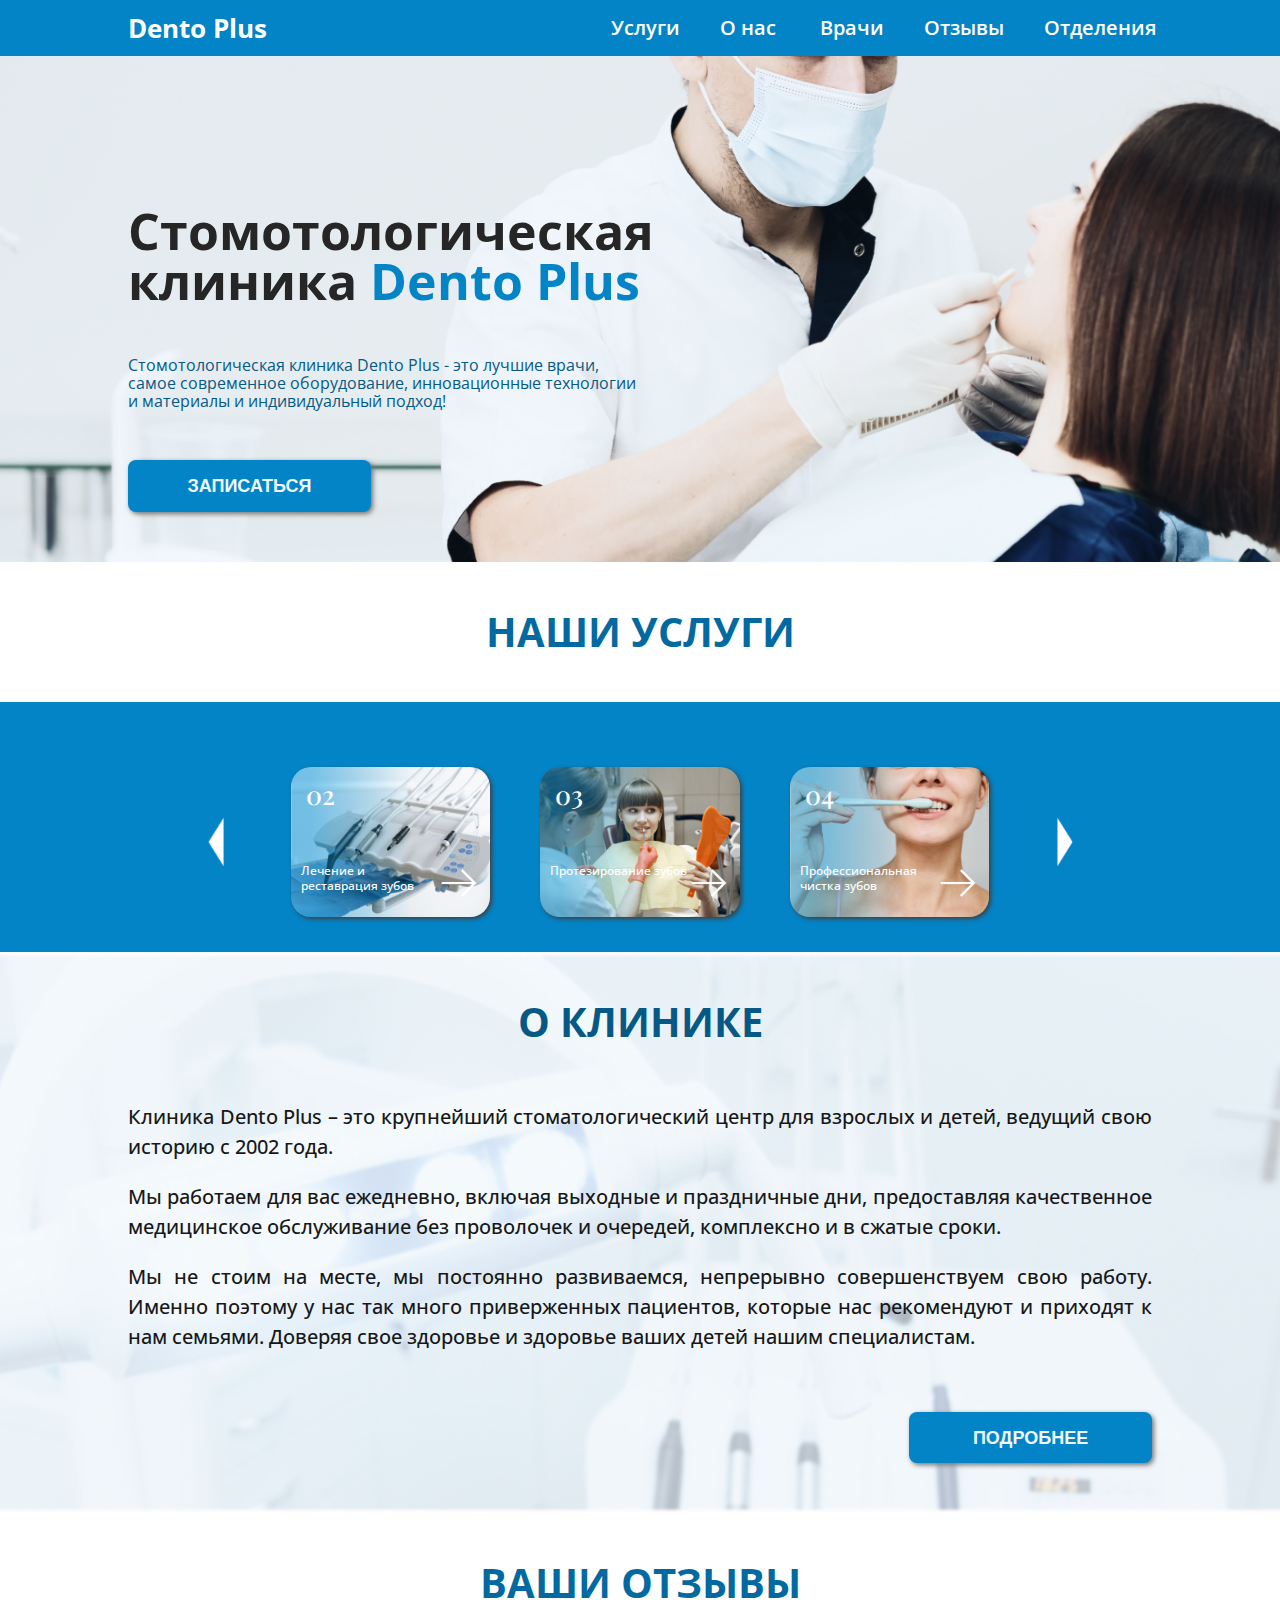
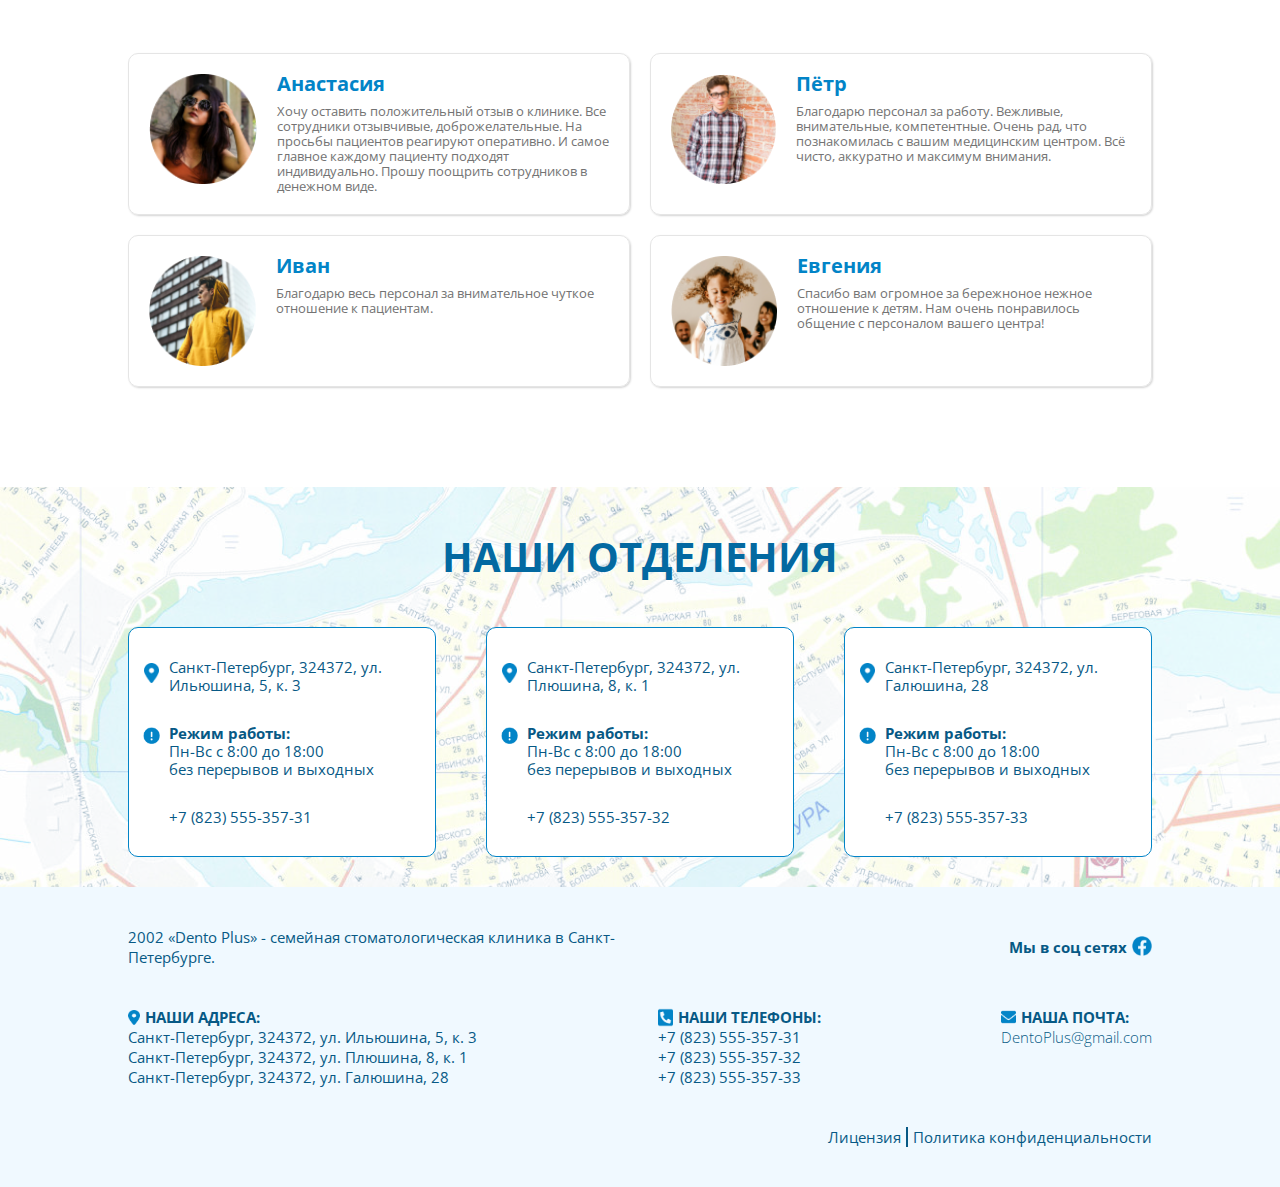
<file: index.html>
<!DOCTYPE html>
<html> 
    <head>
        <meta charset="utf-8"/>
        <meta content="width=device-width, initial-scale=1.0" name="viewport">
        <title>Dentistry</title> 
        <link rel="stylesheet" type="text/css" href="reset.css"/>
        <link rel="stylesheet" type="text/css" href="styles.css"/>
        <link rel="stylesheet" href="icons/css/all.css">
        <link rel="preconnect" href="https://fonts.googleapis.com">
        <link rel="preconnect" href="https://fonts.gstatic.com" crossorigin>
        <link href="https://fonts.googleapis.com/css2?family=Open+Sans:wght@300;400;500;600;700;800&family=Playfair+Display:wght@500&display=swap" rel="stylesheet">
    </head>
    
    <body>
        <header>
            <div class="inner-container">
                <div class="header-flex">

                    <p class="title-text">Dento Plus</p>

                    <nav>
                        <a href="/service.html" class="nav-items">Услуги</a>
                        <a href='#pull-about-us' class="nav-items">О нас</a>
                        <a href="/doctors.html" class="nav-items">Врачи</a>
                        <a href='#pull-reviews' class="nav-items">Отзывы</a>
                        <a href='#pull-brunches' class="nav-items">Отделения</a>
                    </nav>
                </div>  
            </div>
        </header>

        <div class="header-for-mobile"> 
                <p class="title-text">Dento Plus</p>
                <button onclick="OpenMenu()" class="button-bars"><img src="picture/icon-bars.png" class="icon-bars" id="myIconBar"><img src="picture/icon-close.png" class="icon-close" id="myIconClose"></button>   
                <div class="mobil-menu" id="myMobilMenu">
                    <a href="/service.html" class="nav-items">Услуги</a>
                    <a href='#pull-about-us' class="nav-items">О нас</a>
                    <a href="/doctors.html" class="nav-items">Врачи</a>
                    <a href='#pull-reviews' class="nav-items">Отзывы</a>
                    <a href='#pull-brunches' class="nav-items">Отделения</a>
                </div>
        </div>

        <section>

            <div class="hero">
                <div class="inner-container hero-container">
                    <h1>Стомотологическая клиника <span>Dento Plus</span></h1>
                    <p class="hero-text">Стомотологическая клиника Dento Plus - это лучшие врачи, самое современное оборудование, инновационные технологии и материалы и индивидуальный подход!</p>
                    <button class="submit">ЗАПИСАТЬСЯ</button>
                </div>
            </div>

            <div class="our-servise">

                <div class="inner-container">
                    <div class="general-titles general-titles_light-blue general-titles_outside">
                        <h2>НАШИ УСЛУГИ</h2>
                    </div>
                </div>
                
                <div class="our-servis-scroll-container">
                    <div class="inner-container our-servise-flex">
                        
                        <img src="picture/icon_back.png" class="icon-arrow">

                        <div class="our-servis-items">
                            <div class="servis-dental">
                                <p class="number">02</p>
                                <div class="our-servis-items-text-flex">
                                    <p class="our-servis-items-text">Лечение и реставрация зубов</p>
                                    <img src="picture/extra_icon_next.png" class="extra-icon-arrow">
                                </div>
                            </div>
                             
                            <div class="servis-prosthetics">
                                <p class="number">03</p>
                                <div class="our-servis-items-text-flex">
                                    <p class="our-servis-items-text">Протезирование зубов</p>
                                    <img src="picture/extra_icon_next.png" class="extra-icon-arrow">
                                </div>
                            </div>

                            <div class="servis-cleaning">
                                <p class="number">04</p>
                                <div class="our-servis-items-text-flex">
                                    <p class="our-servis-items-text">Профессиональная чистка зубов</p>
                                    <img src="picture/extra_icon_next.png" class="extra-icon-arrow">
                                </div>
                            </div>
                        </div>

                        <img src="picture/icon_next.png" class="icon-arrow"> 
                    </div>    
                </div>
            </div>

            <div id='pull-about-us' class="about-clinic">
                <div class="inner-container">

                    <div class="general-titles general-titles_dark-blue general-titles_inside">
                        <h2>О КЛИНИКЕ</h2>
                    </div>

                    <p class="about-clinic-text">Клиника Dentо Plus  – это крупнейший стоматологический центр для взрослых и детей, ведущий свою историю с 2002 года.</p>
                    <p class="about-clinic-text">Мы работаем для вас ежедневно, включая выходные и праздничные дни, предоставляя качественное медицинское обслуживание без проволочек и очередей, комплексно и в сжатые сроки.</p>
                    <p class="about-clinic-text">Мы не стоим на месте, мы постоянно развиваемся, непрерывно совершенствуем свою работу. Именно поэтому у нас так много приверженных пациентов, которые нас рекомендуют и приходят к нам семьями. Доверяя свое здоровье и здоровье ваших детей нашим специалистам.</p>
                    
                    <div class="about-clinic-botton-flex">
                        <button class="submit">ПОДРОБНЕЕ</button>
                    </div>  
                </div>
            </div>

            <div id='pull-reviews' class="your-reviews">
                <div class="inner-container">

                    <div class="general-titles general-titles_light-blue general-titles_inside">
                        <h2>ВАШИ ОТЗЫВЫ</h2>
                    </div>
                    
                    <div class="your-reviews-containers">

                        <div class="your-reviews-container">

                            <div class="your-reviews-items">

                                <img src="picture/client-1.png" class="photo-client">
                                <div>
                                    <p class="your-reviews-title">Анастасия</p>
                                    <p class="your-reviews-text">Хочу оставить положительный отзыв о клинике. Все сотрудники отзывчивые, доброжелательные. На просьбы пациентов реагируют оперативно. И самое главное каждому пациенту подходят индивидуально. Прошу поощрить сотрудников в денежном виде.</p>
                                </div>
  
                            </div>

                            <div class="your-reviews-items">

                                <img src="picture/client-2.png" class="photo-client">
                                <div>
                                    <p class="your-reviews-title">Пётр</p>
                                    <p class="your-reviews-text">Благодарю персонал за работу. Вежливые, внимательные, компетентные. Очень рад, что познакомилась с вашим медицинским центром. Всё чисто, аккуратно и максимум внимания.</p>
                                </div>    
                            </div>
                       
                            <div class="your-reviews-items">

                                <img src="picture/client-3.png" class="photo-client">
                                <div>
                                    <p class="your-reviews-title">Иван</p>
                                    <p class="your-reviews-text">Благодарю весь персонал за внимательное чуткое отношение к пациентам.</p>
                                </div>
                            </div>
    
                            <div class="your-reviews-items">
                                <img src="picture/client-4.png" class="photo-client">
    
                                <div>
                                    <p class="your-reviews-title">Евгения</p>
                                    <p class="your-reviews-text">Спасибо вам огромное за бережноное нежное отношение к детям. Нам очень понравилось общение с персоналом вашего центра!</p>
                                </div>
                            </div>
                        </div>  
                    </div>
                </div>
            </div>

            <div id='pull-brunches' class="our-branches">
                <div class="inner-container">

                    <div class="general-titles general-titles_light-blue general-titles_inside">
                        <h2>НАШИ ОТДЕЛЕНИЯ</h2>
                    </div>

                    <div class="our-branches-contaiters">

                        <div class="our-branches-contaiter">

                            <div class="our-branches-contaiter-item">

                                <img src="picture/location-icon.png" class="icon-location">

                                <div class="our-branches-contaiter-item-details">
                                    <p>Санкт-Петербург, 324372, ул. Ильюшина, 5, к. 3</p>
                                </div>

                            </div>

                            <div class="our-branches-contaiter-item">

                                <img src="picture/circle-info-icon.png" class="circle-info-icon">

                                <div class="our-branches-contaiter-item-details">
                                    <p class="extra-weight">Режим работы:</p>
                                    <p>Пн-Вс с 8:00 до 18:00</p>
                                    <p>без перерывов и выходных</p>
                                </div>
                                
                            </div>

                            <div class="our-branches-contaiter-item">

                                <div class="our-branches-contaiter-item-details our-branches-contaiter-item-details_padding">
                                    <p>+7 (823) 555-357-31</p>
                                </div>
                                
                            </div>

                        </div>

                        <div class="our-branches-contaiter">

                            <div class="our-branches-contaiter-item">

                                <img src="picture/location-icon.png" class="icon-location">

                                <div class="our-branches-contaiter-item-details">
                                    <p>Санкт-Петербург, 324372, ул. Плюшина, 8, к. 1</p>
                                </div>

                            </div>

                            <div class="our-branches-contaiter-item">

                                <img src="picture/circle-info-icon.png" class="circle-info-icon">

                                <div class="our-branches-contaiter-item-details">
                                    <p class="extra-weight">Режим работы:</p>
                                    <p>Пн-Вс с 8:00 до 18:00</p>
                                    <p>без перерывов и выходных</p>
                                </div>
                                
                            </div>

                            <div class="our-branches-contaiter-item">

                                <div class="our-branches-contaiter-item-details our-branches-contaiter-item-details_padding">
                                    <p>+7 (823) 555-357-32</p>
                                </div>
                                
                            </div>

                        </div>


                        <div class="our-branches-contaiter">

                            <div class="our-branches-contaiter-item">

                                <img src="picture/location-icon.png" class="icon-location">

                                <div class="our-branches-contaiter-item-details">
                                    <p>Санкт-Петербург, 324372, ул. Галюшина, 28</p>
                                </div>

                            </div>

                            <div class="our-branches-contaiter-item">

                                <img src="picture/circle-info-icon.png" class="circle-info-icon">

                                <div class="our-branches-contaiter-item-details">
                                    <p class="extra-weight">Режим работы:</p>
                                    <p>Пн-Вс с 8:00 до 18:00</p>
                                    <p>без перерывов и выходных</p>
                                </div>
                                
                            </div>

                            <div class="our-branches-contaiter-item">

                                <div class="our-branches-contaiter-item-details our-branches-contaiter-item-details_padding">
                                    <p>+7 (823) 555-357-33</p>
                                </div>
                                
                            </div>
                        </div>
                    </div>
                </div>
            </div> 
        </section>

        <footer>
            <div class="inner-container">
                <div class="footer-flex">

                    <div class="info">
                        <div class="info-text">
                            <p>2002 «Dentо Plus» - семейная стоматологическая  клиника в Санкт-Петербурге.</p>
                        </div>

                        <div class="info-social-flex">
                            <p class="info-social-text">Мы в соц сетях</p>
                            <a href="https://www.facebook.com/" target="_blank"><img src="picture/facebook-icon.png" class="icon-facebook"></a>   
                        </div>
                    </div>

                    <div class="contacts">

                        <div class="contacts-container">

                            <div class="contacts-items-flex">
                                <img src="picture/location-icon.png" class="location-icon-small">
                                <p class="extra-weight">НАШИ АДРЕСА:</p>
                            </div>
                            
                            <p>Санкт-Петербург, 324372, ул. Ильюшина, 5, к. 3</p>
                            <p>Санкт-Петербург, 324372, ул. Плюшина, 8, к. 1</p>
                            <p>Санкт-Петербург, 324372, ул. Галюшина, 28</p>

                        </div>

                        <div class="contacts-container">
                            <div class="contacts-items-flex">
                                <img src="picture/phone-icon.png" class="phone-icon">
                                <p class="extra-weight">НАШИ ТЕЛЕФОНЫ:</p>
                            </div>
                             
                            <p>+7 (823) 555-357-31</p>
                            <p>+7 (823) 555-357-32</p>
                            <p>+7 (823) 555-357-33</p>

                        </div>

                        <div class="contacts-container">
                            <div class="contacts-items-flex">
                                <img src="picture/email-icon.png" class="email-icon">
                                <p class="extra-weight">НАША ПОЧТА:</p>
                            </div>

                            <p class="mail-text">DentoPlus@gmail.com</p>
                            
                        </div>

                    </div>

                    <div class="legal">
                        <div class="legal-container">
                            <p>Лицензия</p>
                        </div>

                        <p>Политика конфиденциальности</p>

                    </div>
                </div>
            </div>
        </footer>
        
        <script src="/script.js"></script>
        
    </body>
</html>
</file>
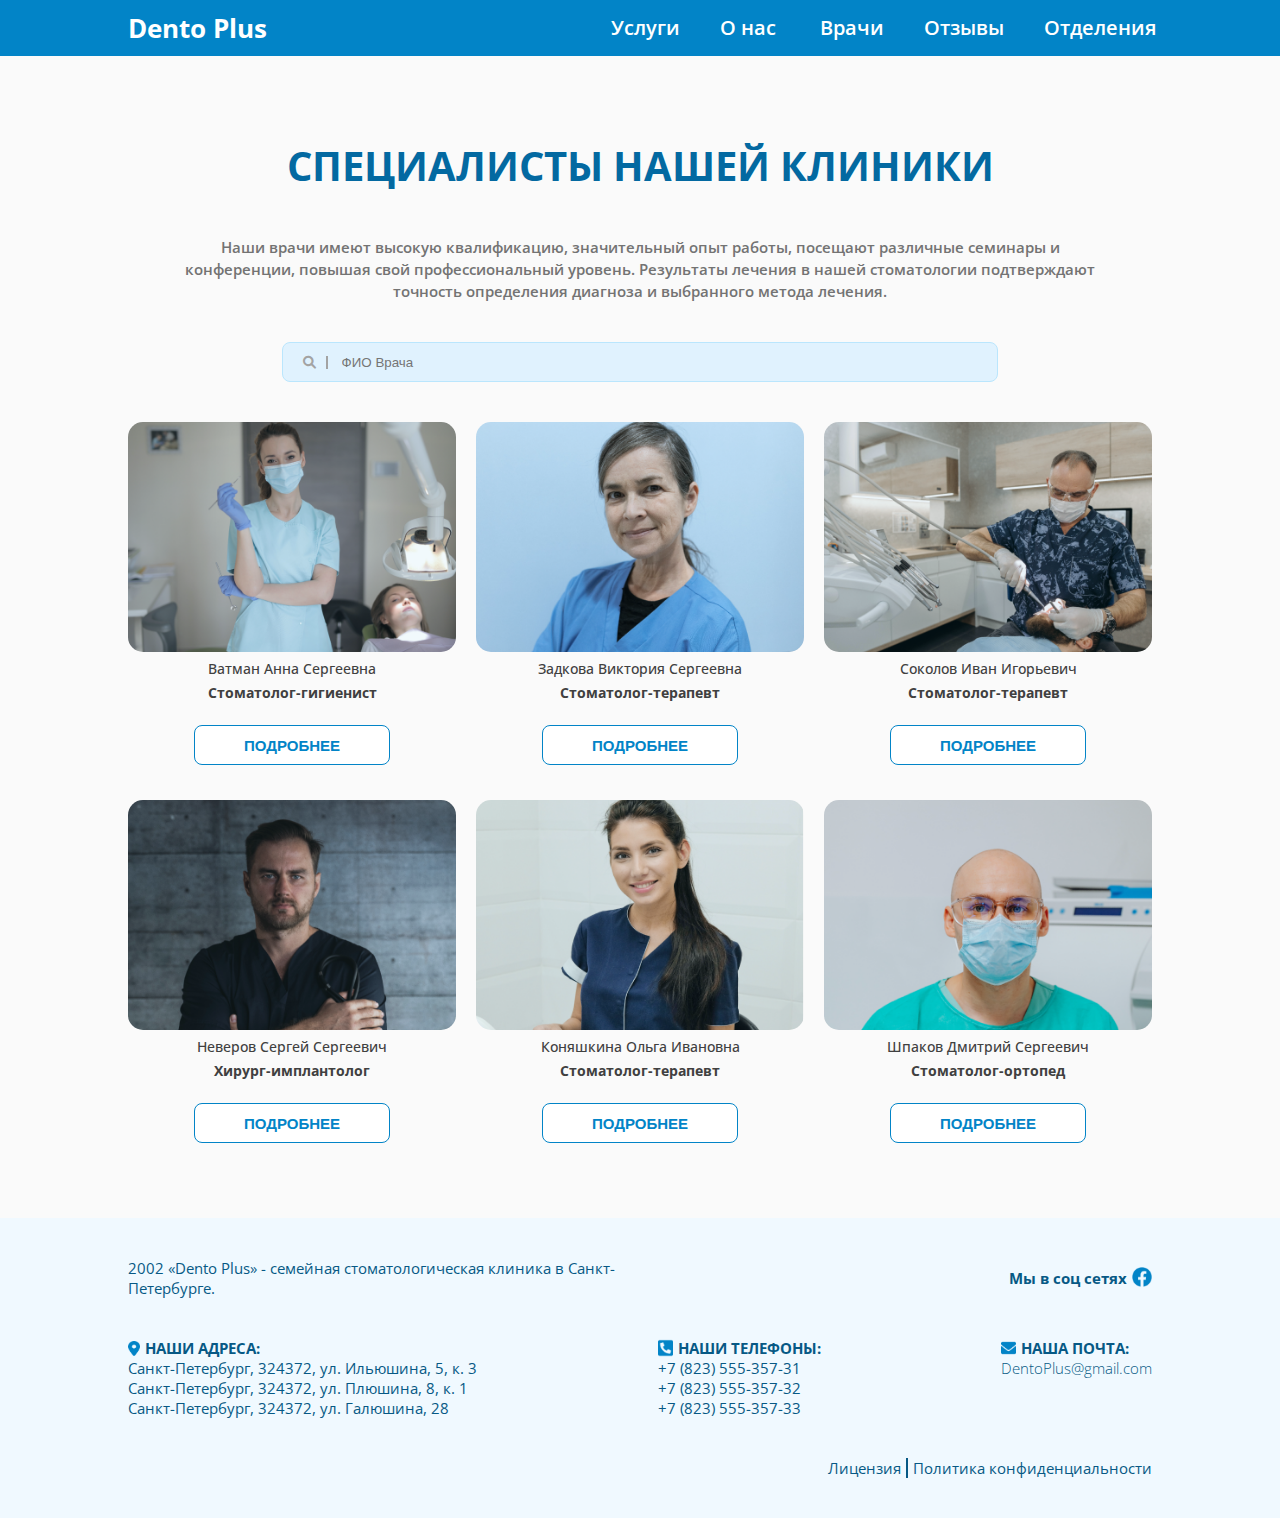
<file: doctors.html>
<!DOCTYPE html>
<html> 
    <head>
        <meta charset="utf-8"/>
        <meta content="width=device-width, initial-scale=1.0" name="viewport">
        <title>Dentistry:doctors</title> 
        <link rel="stylesheet" type="text/css" href="reset.css"/>
        <link rel="stylesheet" type="text/css" href="doctors.css"/>
        <link rel="stylesheet" href="icons/css/all.css">
        <link rel="preconnect" href="https://fonts.googleapis.com">
        <link rel="preconnect" href="https://fonts.gstatic.com" crossorigin>
        <link href="https://fonts.googleapis.com/css2?family=Open+Sans:wght@300;400;500;600;700;800&family=Playfair+Display:wght@500&display=swap" rel="stylesheet">
    </head>
    <body>
        <header>
            <div class="inner-container">
                <div class="header-flex">

                    <p class="title-text">Dento Plus</p>

                    <nav>
                        <a href="/service.html" class="nav-items">Услуги</a>
                        <a href="/index.html#pull-about-us" class="nav-items">О нас</a>
                        <a href="" class="nav-items">Врачи</a>
                        <a href="/index.html#pull-reviews" class="nav-items">Отзывы</a>
                        <a href="/index.html#pull-brunches" class="nav-items">Отделения</a>
                    </nav>
                </div>  
            </div>
        </header>

        <div class="header-for-mobile"> 
            <p class="title-text">Dento Plus</p>
            <button onclick="OpenMenu()" class="button-bars"><img src="picture/icon-bars.png" class="icon-bars" id="myIconBar"><img src="picture/icon-close.png" class="icon-close" id="myIconClose"></button>   
            <div class="mobil-menu" id="myMobilMenu">
                <a href="/service.html" class="nav-items">Услуги</a>
                <a href="/index.html#pull-about-us" class="nav-items">О нас</a>
                <a href="" class="nav-items">Врачи</a>
                <a href="index.html#pull-reviews" class="nav-items">Отзывы</a>
                <a href="/index.html#pull-brunches" class="nav-items">Отделения</a>
            </div>
        </div>

        <div class="doctors">
            <div class="inner-container flex-center">
                <h1>СПЕЦИАЛИСТЫ НАШЕЙ КЛИНИКИ</h1>
                <p class="doctors-text">Наши врачи ​имеют высокую квалификацию, значительный опыт работы, посещают различные семинары и конференции, повышая свой профессиональный уровень. Результаты лечения в нашей стоматологии подтверждают точность определения диагноза и выбранного метода лечения.</p>

                <div class="input-container">
                    <i class="fa-solid fa-magnifying-glass icon-magnifying-glass"></i>
                    <input placeholder="ФИО Врача">
                </div>

                <div class="doctors-container">
                    <div class="doctors-container-flex">
                        
                        <div class="doctors-container-flex-item">
                            <div class="picture-doctor1"></div>
                            <p class="doctor-name">Ватман Анна Сергеевна</p>
                            <p class="doctor-name extre-weight">Стоматолог-гигиенист</p>
                            <button class="submit">ПОДРОБНЕЕ</button>
                        </div>
                        
                        <div class="doctors-container-flex-item">
                            <div class="picture-doctor2"></div>
                            <p class="doctor-name">Задкова Виктория Сергеевна</p>
                            <p class="doctor-name extre-weight">Стоматолог-терапевт</p>
                            <button class="submit">ПОДРОБНЕЕ</button>
                        </div>
                        
                        <div class="doctors-container-flex-item">
                            <div class="picture-doctor3"></div>
                            <p class="doctor-name">Соколов Иван Игорьевич</p>
                            <p class="doctor-name extre-weight">Стоматолог-терапевт</p>
                            <button class="submit">ПОДРОБНЕЕ</button>
                        </div>
                        
                        <div class="doctors-container-flex-item">
                            <div class="picture-doctor4"></div>
                            
                            <p class="doctor-name">Неверов Сергей Сергеевич</p>
                            <p class="doctor-name extre-weight">Хирург-имплантолог</p>
 
                            <button class="submit">ПОДРОБНЕЕ</button>
                        </div>
                       
                        <div class="doctors-container-flex-item">
                            <div class="picture-doctor5"></div>
                            <p class="doctor-name">Коняшкина Ольга Ивановна</p>
                            <p class="doctor-name extre-weight">Стоматолог-терапевт</p>
                            <button class="submit">ПОДРОБНЕЕ</button>
                        </div>
                        
                        <div class="doctors-container-flex-item">
                            <div class="picture-doctor6"></div>
                            <p class="doctor-name">Шпаков  Дмитрий Сергеевич</p>
                            <p class="doctor-name extre-weight">Стоматолог-ортопед</p>
                            <button class="submit">ПОДРОБНЕЕ</button>
                        </div>
                    </div>
                </div>
            </div>
        </div>

        <footer>
            <div class="inner-container">
                <div class="footer-flex">

                    <div class="info">
                        <div class="info-text">
                            <p>2002 «Dentо Plus» - семейная стоматологическая  клиника в Санкт-Петербурге.</p>
                        </div>

                        <div class="info-social-flex">
                            <p class="info-social-text">Мы в соц сетях</p>
                            <a href="https://www.facebook.com/" target="_blank"><img src="picture/facebook-icon.png" class="icon-facebook"></a>   
                        </div>
                    </div>

                    <div class="contacts">

                        <div class="contacts-container">

                            <div class="contacts-items-flex">
                                <img src="picture/location-icon.png" class="location-icon-small">
                                <p class="extra-weight">НАШИ АДРЕСА:</p>
                            </div>
                            
                            <p>Санкт-Петербург, 324372, ул. Ильюшина, 5, к. 3</p>
                            <p>Санкт-Петербург, 324372, ул. Плюшина, 8, к. 1</p>
                            <p>Санкт-Петербург, 324372, ул. Галюшина, 28</p>

                        </div>

                        <div class="contacts-container">
                            <div class="contacts-items-flex">
                                <img src="picture/phone-icon.png" class="phone-icon">
                                <p class="extra-weight">НАШИ ТЕЛЕФОНЫ:</p>
                            </div>
                             
                            <p>+7 (823) 555-357-31</p>
                            <p>+7 (823) 555-357-32</p>
                            <p>+7 (823) 555-357-33</p>


                        </div>

                        <div class="contacts-container">
                            <div class="contacts-items-flex">
                                <img src="picture/email-icon.png" class="email-icon">
                                <p class="extra-weight">НАША ПОЧТА:</p>
                            </div>

                            <p class="mail-text">DentoPlus@gmail.com</p>
                            
                        </div>

                    </div>

                    <div class="legal">
                        <div class="legal-container">
                            <p>Лицензия</p>
                        </div>

                        <p>Политика конфиденциальности</p>

                    </div>
                </div>
            </div>
        </footer>

        <script src="/script.js"></script>

    </body>
</html>
</file>
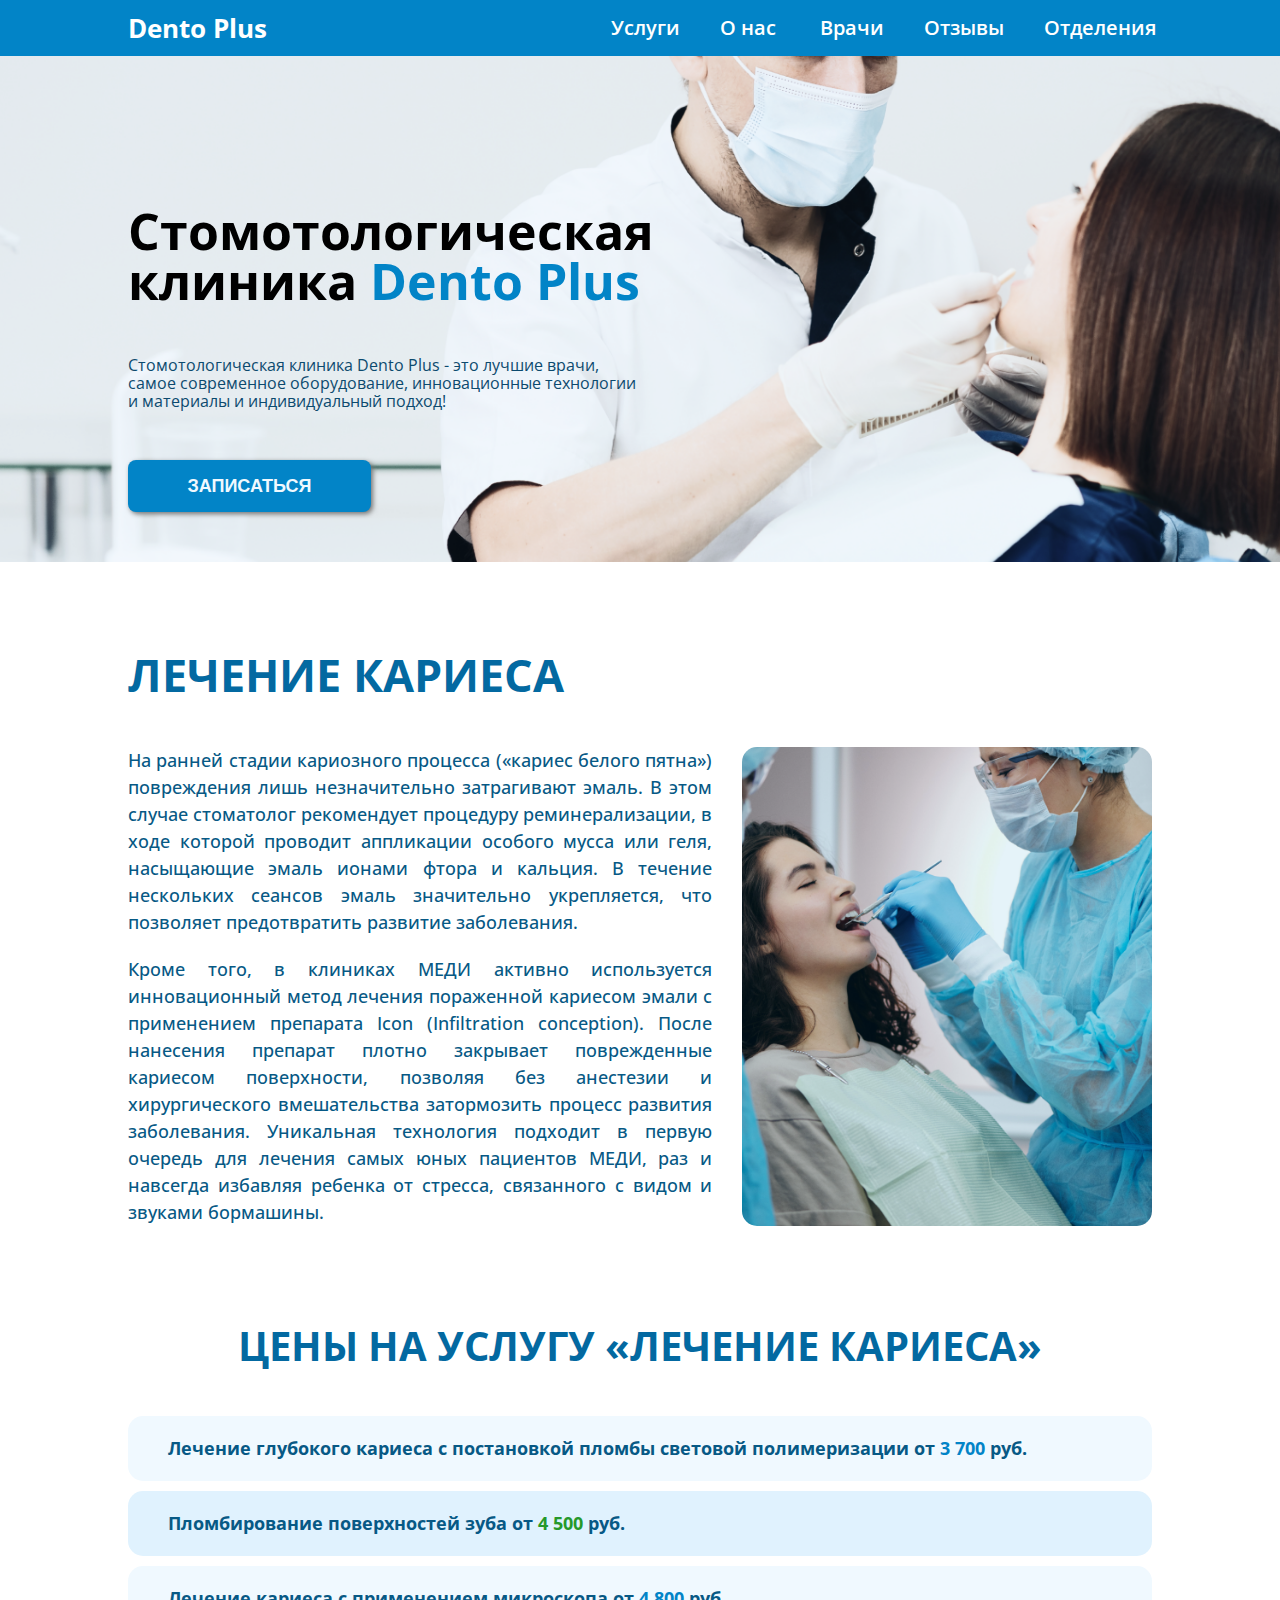
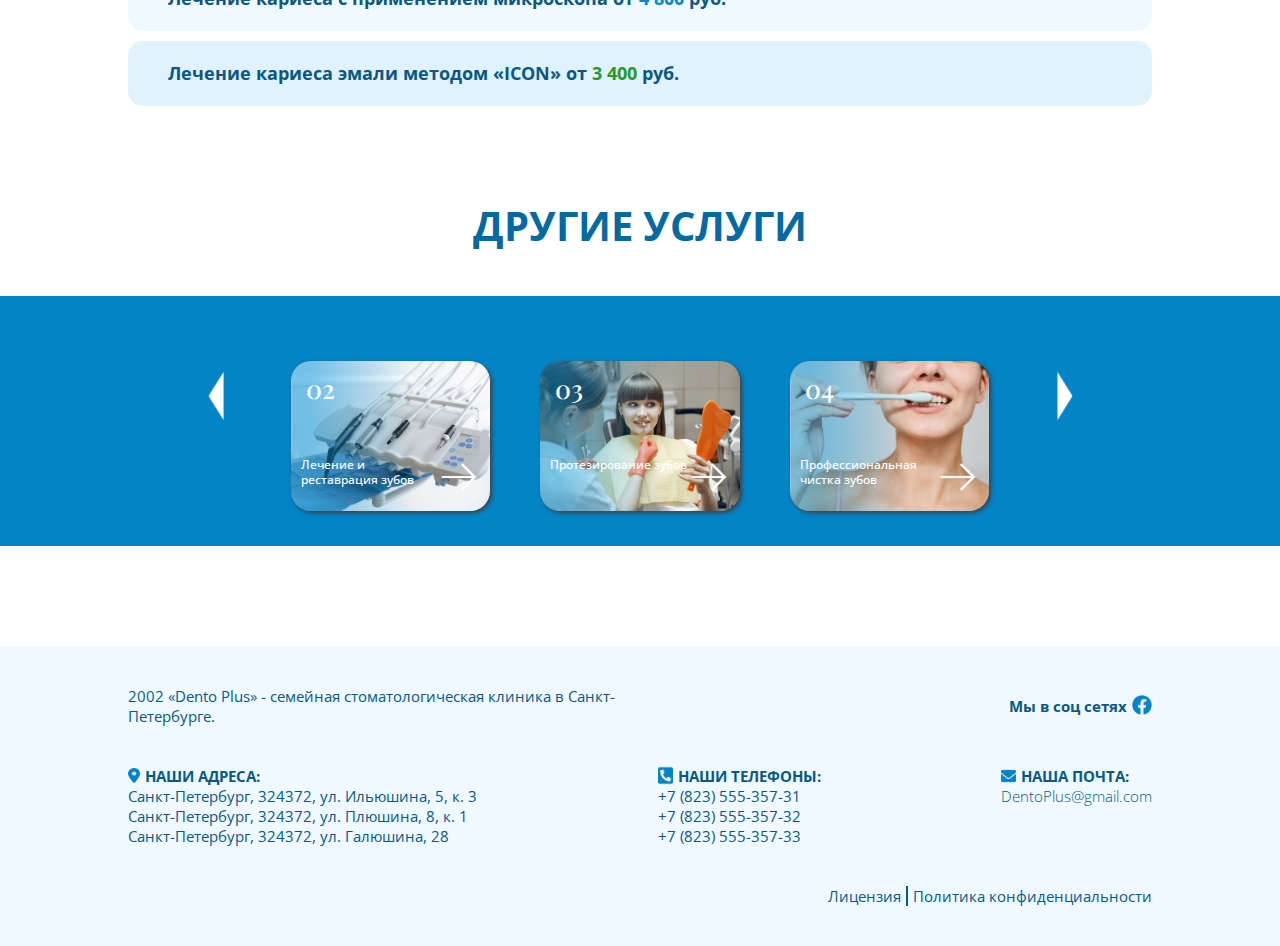
<file: service.html>
<!DOCTYPE html>
<html> 
    <head>
        <meta charset="utf-8"/>
        <meta content="width=device-width, initial-scale=1.0" name="viewport">
        <title>Dentistry:service</title> 
        <link rel="stylesheet" type="text/css" href="reset.css"/>
        <link rel="stylesheet" type="text/css" href="service.css"/>
        <link rel="stylesheet" href="icons/css/all.css">
        <link rel="preconnect" href="https://fonts.googleapis.com">
        <link rel="preconnect" href="https://fonts.gstatic.com" crossorigin>
        <link href="https://fonts.googleapis.com/css2?family=Open+Sans:wght@300;400;500;600;700;800&family=Playfair+Display:wght@500&display=swap" rel="stylesheet">
    </head>

    <body>
        <header>
            <div class="inner-container">
                <div class="header-flex">

                    <p class="title-text">Dento Plus</p>

                    <nav>
                        <a href='#pull-caries' class="nav-items">Услуги</a>
                        <a href="/index.html#pull-about-us" class="nav-items">О нас</a>
                        <a href='/doctors.html' class="nav-items">Врачи</a>
                        <a href="/index.html#pull-reviews" class="nav-items">Отзывы</a>
                        <a href="/index.html#pull-brunches" class="nav-items">Отделения</a>
                    </nav>
                </div>  
            </div>
        </header>

        <div class="header-for-mobile"> 
            <p class="title-text">Dento Plus</p>
            <button onclick="OpenMenu()" class="button-bars"><img src="picture/icon-bars.png" class="icon-bars" id="myIconBar"><img src="picture/icon-close.png" class="icon-close" id="myIconClose"></button>   
            <div class="mobil-menu" id="myMobilMenu">
                <a href='#pull-caries' class="nav-items">Услуги</a>
                <a href="/index.html#pull-about-us" class="nav-items">О нас</a>
                <a href='/doctors.html' class="nav-items">Врачи</a>
                <a href="/index.html#pull-reviews" class="nav-items">Отзывы</a>
                <a href="/index.html#pull-brunches" class="nav-items">Отделения</a>
            </div>
        </div>

        <section>
            <div class="hero">
                <div class="inner-container hero-container">
                    <h1>Стомотологическая клиника <span class="span-blue">Dento Plus</span></h1>
                    <p class="hero-text">Стомотологическая клиника Dento Plus - это лучшие врачи, самое современное оборудование, инновационные технологии и материалы и индивидуальный подход!</p>
                    <button class="submit">ЗАПИСАТЬСЯ</button>
                </div>
            </div>

            <div id="pull-caries" class="caries">
                <div class="inner-container">
                    <h2>ЛЕЧЕНИЕ КАРИЕСА</h2>

                    <div class="caries-container">
                        <div class="caries-text">
                            <p>На ранней стадии кариозного процесса («кариес белого пятна») повреждения лишь незначительно затрагивают эмаль. В этом случае стоматолог рекомендует процедуру реминерализации, в ходе которой проводит аппликации особого мусса или геля, насыщающие эмаль ионами фтора и кальция. В течение нескольких сеансов эмаль значительно укрепляется, что позволяет предотвратить развитие заболевания.</p>
                            <p>Кроме того, в клиниках МЕДИ активно используется инновационный метод лечения пораженной кариесом эмали с применением препарата Icon (Infiltration conception). После нанесения препарат плотно закрывает поврежденные кариесом поверхности, позволяя без анестезии и хирургического вмешательства затормозить процесс развития заболевания. Уникальная технология подходит в первую очередь для лечения самых юных пациентов МЕДИ, раз и навсегда избавляя ребенка от стресса, связанного с видом и звуками бормашины.</p>
                        </div>

                        <div class="caries-picture"></div>
                    </div>
                </div>
            </div>

            <div class="price-caries">
                <div class="inner-container">
                    <h3 class="general-titles">ЦЕНЫ НА УСЛУГУ «ЛЕЧЕНИЕ КАРИЕСА»</h3>

                    <div class="price-caries-container">
                        <div class="price-caries-item price-caries-item_light-blue">
                            <p>Лечение глубокого кариеса с постановкой пломбы световой полимеризации от <span class="span-blue">3 700</span> руб.</p>
                        </div>

                        <div class="price-caries-item price-caries-item_dark-blue">
                            <p>Пломбирование поверхностей зуба от <span class="span-green">4 500</span> руб.</p>
                        </div>

                        <div class="price-caries-item price-caries-item_light-blue">
                            <p>Лечение кариеса с применением микроскопа	от <span class="span-blue">4 800</span> руб.</p>
                        </div>

                        <div class="price-caries-item price-caries-item_dark-blue">
                            <p>Лечение кариеса эмали методом «ICON»	от <span class="span-green">3 400</span> руб.</p>   
                        </div>
                    </div>
                </div>
            </div>

            <div class="other-servise">

                <div class="inner-container">
                    <div class="general-titles">
                        <h3>ДРУГИЕ УСЛУГИ</h3>
                    </div>
                </div>
                
                <div class="other-servis-scroll-container">
                    <div class="inner-container other-servise-flex">
                        
                        <img src="picture/icon_back.png" class="icon-arrow">

                        <div class="other-servis-items">
                            <div class="servis-dental">
                                <p class="number">02</p>
                                <div class="other-servis-items-text-flex">
                                    <p class="other-servis-items-text">Лечение и реставрация зубов</p>
                                    <img src="picture/extra_icon_next.png" class="extra-icon-arrow">
                                </div>
                            </div>
                             
                            <div class="servis-prosthetics">
                                <p class="number">03</p>
                                <div class="other-servis-items-text-flex">
                                    <p class="other-servis-items-text">Протезирование зубов</p>
                                    <img src="picture/extra_icon_next.png" class="extra-icon-arrow">
                                </div>
                            </div>

                            <div class="servis-cleaning">
                                <p class="number">04</p>
                                <div class="other-servis-items-text-flex">
                                    <p class="other-servis-items-text">Профессиональная чистка зубов</p>
                                    <img src="picture/extra_icon_next.png" class="extra-icon-arrow">
                                </div>
                            </div>
                        </div>

                        <img src="picture/icon_next.png" class="icon-arrow"> 
                    </div>    
                </div>
            </div>
        </section>

        <footer>
            <div class="inner-container">
                <div class="footer-flex">

                    <div class="info">
                        <div class="info-text">
                            <p>2002 «Dentо Plus» - семейная стоматологическая  клиника в Санкт-Петербурге.</p>
                        </div>

                        <div class="info-social-flex">
                            <p class="info-social-text">Мы в соц сетях</p>
                            <a href="https://www.facebook.com/" target="_blank"><img src="picture/facebook-icon.png" class="icon-facebook"></a>   
                        </div>
                    </div>

                    <div class="contacts">

                        <div class="contacts-container">

                            <div class="contacts-items-flex">
                                <img src="picture/location-icon.png" class="location-icon-small">
                                <p class="extra-weight">НАШИ АДРЕСА:</p>
                            </div>
                            
                            <p>Санкт-Петербург, 324372, ул. Ильюшина, 5, к. 3</p>
                            <p>Санкт-Петербург, 324372, ул. Плюшина, 8, к. 1</p>
                            <p>Санкт-Петербург, 324372, ул. Галюшина, 28</p>

                        </div>

                        <div class="contacts-container">
                            <div class="contacts-items-flex">
                                <img src="picture/phone-icon.png" class="phone-icon">
                                <p class="extra-weight">НАШИ ТЕЛЕФОНЫ:</p>
                            </div>
                             
                            <p>+7 (823) 555-357-31</p>
                            <p>+7 (823) 555-357-32</p>
                            <p>+7 (823) 555-357-33</p>


                        </div>

                        <div class="contacts-container">
                            <div class="contacts-items-flex">
                                <img src="picture/email-icon.png" class="email-icon">
                                <p class="extra-weight">НАША ПОЧТА:</p>
                            </div>

                            <p class="mail-text">DentoPlus@gmail.com</p>
                            
                        </div>

                    </div>

                    <div class="legal">
                        <div class="legal-container">
                            <p>Лицензия</p>
                        </div>

                        <p>Политика конфиденциальности</p>

                    </div>
                </div>
            </div>
        </footer>

        <script src="/script.js"></script>

    </body>
</html>
</file>
<file: styles.css>
* {
    box-sizing: border-box;   
}

html {
    font-family: 'Open Sans', sans-serif;
    --primary-color-main-blue: #0284C7;
    --primary-color-main-text-white: #ffffff;
    --primary-color-main-text-dark-blue: #075985;
    --primary-color-main-text-light-blue: #0369a1;
}

.inner-container {
    max-width: 1024px;
    margin: 0 auto; 
}

header {
    background-color: var(--primary-color-main-blue);
}

.header-for-mobile {
    display: none;
}

.header-flex {
    padding: 15px 0;
    color: var(--primary-color-main-text-white);

    display: flex;
    flex-direction: row;
    justify-content: space-between;
    align-items: center;
    flex-wrap: wrap;
}

nav {
    gap: 40px;

    display: flex;
    flex-direction: row;
}

.nav-items {
    width: calc(100%/5);
    color: var(--primary-color-main-text-white);
    font-size: 20px;
    font-weight: 600;
    text-decoration: none;
}

.nav-items:hover {
    color: #e0f2fe;
}

.title-text {
    font-size: 26px;
    font-weight: 700; 
}

.hero {
    background-image: url(picture/hero.png);
    background-size: cover;
    background-position: center top;
}

h1 {
    font-size: 50px;
    font-weight: 700;
    max-width: calc(100%/2);
    padding: 150px 0 50px;
    color: #262626; 
}

.hero-text {
    max-width: calc(100%/2);
    font-size: 16px;
    font-weight: 400;
    color: var(--primary-color-main-text-dark-blue);
    line-height: 18px;
}

span {
    color: var(--primary-color-main-blue);
}

.submit {
    height: 51.69px;
    width: 242.93px;
    font-size: 18px;
    font-weight: 700;
    color: #F0F9FF;
    background-color: var(--primary-color-main-blue);
    border: none;
    border-radius: 8px;
    margin: 50px 0;
    padding: 16px 32px;
    box-shadow: 2px 2px 5px #737373;
    cursor: pointer;

    transition: all 500ms linear;
}

.submit:hover {
    background-color: var(--primary-color-main-text-light-blue);
    transform: scale(1.02);    
}

.general-titles {
    font-size: 40px;
    font-weight: 700;
    text-align: center;  
}

.general-titles_light-blue {
    color: var(--primary-color-main-text-light-blue);
}

.general-titles_dark-blue {
    color: var(--primary-color-main-text-dark-blue); 
}

.general-titles_outside {
    margin: 50px 0;
}

.general-titles_inside {
    padding: 50px 0;
}

.our-servis-scroll-container {
    background-color: var(--primary-color-main-blue);
}

.icon-arrow {
    height: 80px;
    width: 50px;
    font-size: 40px;
}

.our-servise-flex {
    padding: 60px 0 30px;
    gap: 10px;
    max-width: 100%;

    display: flex;
    flex-direction: row;
    justify-content: center;
    align-items: center;  
}

.our-servis-items {
    color: var(--primary-color-main-text-white);
    gap: 50px;
    
    display: flex;
    flex-direction: row;
    justify-content: center;   
}

.servis-dental {
    width: calc(100%/3 - 60px);
    height: 150px;
    background-size: cover;
    background-position: center top;
    border-radius: 20px;
    box-shadow: 2px 2px 4px #404040;
    background-image: linear-gradient(to right, #0ea4e97d 10%, transparent 60%), url(picture/service-1.png);
    margin: 5px 0;
}

.servis-prosthetics {
    width: calc(100%/3 - 60px);
    height: 150px;
    background-size: cover;
    background-position: center top;
    border-radius: 20px;
    box-shadow: 2px 2px 4px #404040;
    background-image: linear-gradient(to right, #0ea4e97d 10%, transparent 60%), url(picture/service-2.png);
    margin: 5px 0;
}

.servis-cleaning {
    width: calc(100%/3 - 60px);
    height: 150px;
    background-size: cover;
    background-position: center top;
    border-radius: 20px;
    box-shadow: 2px 2px 4px #404040;
    background-image: linear-gradient(to right, #0ea4e97d 10%, transparent 60%), url(picture/service-3.png); 
    margin: 5px 0;  
}

.our-servis-items-text-flex {
    display: flex;
    flex-direction: row;
    padding: 40px 5px 0 10px;
}

.number {
    font-family: 'Playfair Display', serif;
    font-size: 26px;
    font-weight: 500;
    padding: 15px;
}

.our-servis-items-text {
    font-size: 12px;
    font-weight: 500;
    line-height: 15px;
    width: 75%;
}

.extra-icon-arrow {
    width: 40px;
    height: 40px;
}

.about-clinic {
    background-image: url(picture/background-1.png);
    background-size: cover;
    background-position: center top;
    background-color: #ffffff29;
    background-blend-mode: lighten;
}

.about-clinic-text {
    font-size: 20px;
    color: #171717;
    font-weight: 500;
    line-height: 30px;
    padding: 10px 0;
    text-align: justify;
}

.about-clinic-botton-flex {
    display: flex;
    justify-content: flex-end;
}

.your-reviews-containers {
    display: flex;
    flex-direction: column;

    padding-bottom: 100px; 
}

.your-reviews-container {
    display: flex;
    flex-direction: row;
    justify-content: center;
    flex-wrap: wrap;

    gap: 20px;
}

.your-reviews-items {
    width: calc(100%/2 - 10px);
    border: 1px solid #e5e5e5;
    border-radius: 10px;
    box-shadow: 1px 1px 2px #d4d4d4;

    display: flex;
    flex-direction: row;
}

.photo-client {
    width: 150px;
    height: 150px;
    padding: 20px;
}

.your-reviews-title {
    font-size: 20px;
    font-weight: 700;
    color: var(--primary-color-main-blue);
    padding: 20px 0 10px;
}

.your-reviews-text {
    font-size: 13px;
    font-weight: 400;
    color: #737373;
    margin: 0 20px 20px 0;
    line-height: 15px;
}

.our-branches {
    background-image: url(picture/map-background.png);
    background-color: #e0f2febd;
    background-blend-mode: overlay;
}

.our-branches-contaiters {
    display: flex;
    flex-direction: row;
    justify-content: center;
    align-items: center;

    gap: 50px;
    padding-bottom: 30px;
}

.our-branches-contaiter {
    width: calc(100%/3);
    border: 1px solid var(--primary-color-main-blue);
    border-radius: 10px;
    background-color: #ffffff;
}

.our-branches-contaiter-item {
    display: flex;
    flex-direction: row;

    margin: 30px 10px;
}

.icon-location {
    margin: 5px;
    width: 15px;
    height: 20px;
}

.circle-info-icon {
    width: 17px;
    height: 17px;
    margin: 3px 4px;
}

.our-branches-contaiter-item-details {
    font-size: 15px;
    line-height: 18px;
    font-weight: 400;
    color: var(--primary-color-main-text-dark-blue);
    padding-left: 5px;
}

.our-branches-contaiter-item-details_padding {
    padding-left: 30px;
}

footer {
    background-color: #f0f9ff;
}

.footer-flex {
    display: flex;
    flex-direction: column;
}

.info {
    display: flex;
    flex-direction: row;
    justify-content: space-between;
}

.info-text {
    max-width: calc(100%/2);
    font-size: 15px;
    line-height: 20px;
    font-weight: 400;
    color: var(--primary-color-main-text-dark-blue);
    padding: 40px 0px;
}

.info-social-text {
    font-size: 15px;
    line-height: 20px;
    font-weight: 700;
    color: var(--primary-color-main-text-dark-blue);
    padding: 40px 5px;
}

.info-social-flex {
    display: flex;
    flex-direction: row;
    justify-content: flex-end;
    align-items: center;

    width: calc(100%/2);
}
    
.icon-facebook {
    width: 20px;
    height: 20px;
    margin: auto 0;

    transition: all 500ms linear;
}

.icon-facebook:hover {
    transform: scale(1.1);
}

.contacts {
    display: flex;
    flex-direction: row;
    justify-content: space-between;
}

.contacts-container {
    display: flex;
    flex-direction: column;
    
    font-size: 15px;
    line-height: 20px;
    font-weight: 400;
    color: var(--primary-color-main-text-dark-blue);
}

.contacts-items-flex {
    display: flex;
    flex-direction: row;
}

.mail-text {
    font-weight: 300;
}

.extra-weight {
    font-weight: 700;
}

.location-icon-small {
    height: 15px;
    margin: auto 5px auto 0;
}

.phone-icon {
    width: 15px;
    margin: auto 5px auto 0;
}

.email-icon {
    width: 15px;
    height: 16px;
    margin: auto 5px auto 0;
}

.legal {
    display: flex;
    flex-direction: row;
    justify-content: flex-end;

    font-size: 15px;
    line-height: 20px;
    font-weight: 400;
    color: var(--primary-color-main-text-dark-blue);
    padding: 40px 0;
}

.legal-container {
    border-right: 2px solid var(--primary-color-main-text-dark-blue);
    padding-right: 5px;
    margin-right: 5px;
}


@media (max-width: 1024px) {

    .inner-container {
        padding: 0 40px;
    } 

    .nav-items {
        font-size: 18px;
    }
}

@media (max-width: 800px) {

    .inner-container {
        padding: 0 20px;
    } 

    .our-servis-items-text {
        font-size: 9px;
        line-height: 15px;
        width: 80%;
    }
    
    .extra-icon-arrow {
        width: 20px;
        height: 20px;
        max-width: 20%;
    }
    
    .our-servis-items-text-flex {
        justify-content: space-between;
    }

    .our-servise-flex {
        padding: 0;
    }

    .info-social-text {
        font-size: 12px;
        line-height: 15px;
    }

    .info-text {
        font-size: 12px;
        line-height: 15px;
    }

    .contacts-container {
        font-size: 12px;
        line-height: 15px;
    }

    .legal {
        font-size: 12px;
    }

    .legal-container {
        border-right: 1.5px solid var(--primary-color-main-text-dark-blue);
    }

    .our-branches-contaiter-item-details {
        font-size: 12px;
    }
}

@media (max-width: 600px) {

    header {
        display: none;
    }

    .header-for-mobile {
        display: flex;
        color: white;
        flex-direction: row;
        justify-content: space-between;
        align-items: center;
        padding: 0 10px;

        background-color: var(--primary-color-main-blue);
        position: relative;
    }

    .button-bars {
        background-color: var(--primary-color-main-blue);
        border: none;
    }
    
    .icon-bars {
        width: 50px;
    }

    .icon-close {
        width: 35px;
        margin: 5px 0;
        
        display: none;
    }

    .mobil-menu {
        display: none;

        flex-direction: column;
        background-color: var(--primary-color-main-blue);
        position: absolute;
        top: 47px;
        right: 0;
    }

    h1 {
        font-size: 30px;
        max-width: 90%;
    }

    .inner-container {
        padding: 0 10px;
    }

    .hero-text {
        max-width: 100%;
        font-size: 13px;
        line-height: 15px;
    }
    
    nav {
        flex-wrap: nowrap;
    }

    .nav-items {
        width: 100%;
        font-size: 20px;
        padding: 15px 40px;
        border-bottom: 1px solid;
    }
       
    .our-branches-contaiter {
        width: 60%;
    }

    .our-branches-contaiters {
        flex-direction: column;
    }

    .your-reviews-container {
        flex-direction: column;
    }

    .your-reviews-container {
        align-items: center;
    }

    .your-reviews-items {
        width: 80%;
    }

    .icon-arrow {
        display: none;
    }

    .our-servis-items {
        overflow-x: scroll;
        justify-content: unset;
    }

    .servis-dental {
        width: 90%;
        height: 270px;
        margin: 50px 15px;
        flex-shrink: 0;
    } 

    .number {
        font-size: 50px;
        padding: 40px;
    }

    .our-servis-items-text {
        font-size: 20px;
        line-height: 30px;
        width: 60%;
        padding-left: 30px;
    }

    .extra-icon-arrow {
        width: 60px;
        height: 60px;
        max-width: 40%;
        margin-right: 40px;
    }

    .servis-prosthetics {
        width: 90%;
        height: 270px;
        margin: 50px 15px;
        flex-shrink: 0;
    }

    .servis-cleaning {
        width: 90%;
        height: 270px;
        margin: 50px 15px;
        flex-shrink: 0;
    }
}

@media (max-width: 414px) {

    nav {
        gap: 10px;
    }

    .your-reviews-items {
        width: 100%;
    }

    .general-titles {
        font-size: 30px;
    }

    .contacts {
        flex-direction: column;
        gap: 10px;
    }

    .contacts-container {
        gap: 5px;
    }

    h1 {
        font-size: 25px;
    }
}
</file>
<file: doctors.css>
* {
    box-sizing: border-box;   
}


html {
    font-family: 'Open Sans', sans-serif;
    --primary-color-main-blue: #0284C7;
    --primary-color-main-text-white: #ffffff;
    --primary-color-main-text-dark-blue: #075985;
    --primary-color-main-text-light-blue: #0369a1;
}

.inner-container {
    max-width: 1024px;
    margin: 0 auto; 
}

header {
    background-color: var(--primary-color-main-blue);
}

.header-for-mobile {
    display: none;
}

.header-flex {
    padding: 15px 0;
    color: var(--primary-color-main-text-white);

    display: flex;
    flex-direction: row;
    justify-content: space-between;
    align-items: center;
    flex-wrap: wrap;
}

nav {
    gap: 40px;

    display: flex;
    flex-direction: row;
}

.nav-items {
    width: calc(100%/5);
    color: var(--primary-color-main-text-white);
    font-size: 20px;
    font-weight: 600;
    text-decoration: none;
}

.nav-items:hover {
    color: #e0f2fe;
}

.title-text {
    font-size: 26px;
    font-weight: 700;  
}

h1 {
    font-size: 40px;
    font-weight: 700; 
    color: var(--primary-color-main-text-light-blue);
    padding: 90px 0 50px;
    text-align: center;
}

.doctors {
    background-color: #fafafa;
    padding-bottom: 60px;
}

.doctors-text {
    color:#737373;
    font-size: 15px;
    font-weight: 600;
    text-align: center;
    line-height: 22px;
    max-width: 90%;
}

.input-container {
    height: 40px;
    width: 70%;
    border: 1px solid #BAE6FD;
    border-radius: 8px;
    margin: 40px 0;
    color:#a3a3a3;
    background-color: #E0F2FE;
    padding: 10px 20px;
}

input {
    border: none; outline: none;
    background-color: #E0F2FE;
    padding-left: 10px;
    color: var(--primary-color-main-blue);
}

.icon-magnifying-glass {
    border-right: 2px solid;
    padding-right: 10px;
    font-size: 13px;
}

.flex-center {
    display: flex;
    flex-direction: column;
    align-items: center;

}

.doctors-container-flex {
    display: flex;
    flex-direction: row;
    justify-content: space-between;
    flex-wrap: wrap;

    width: 100%;
    gap: 20px;
}

.doctors-container-flex-item {
    display: flex;
    flex-direction: column;
    justify-content: space-between;
    gap: 10px;
    flex-grow: 2;

    width: calc(100%/3 - 15px);
}

.picture-doctor1 {
    width: 100%;
    height: 230px;
    background-image: url(picture/doctor-1.png);
    background-size: cover;
    background-position: center;
    border-radius: 15px;
}

.picture-doctor2 {
    width: 100%;
    height: 230px;
    background-image: url(picture/doctor-2.png);
    background-size: cover;
    background-position: center;
    border-radius: 15px;
}

.picture-doctor3 {
    width: 100%;
    height: 230px;
    background-image: url(picture/doctor-3.png);
    background-size: cover;
    background-position: center;
    border-radius: 15px;
}

.picture-doctor4 {
    width: 100%;
    height: 230px;
    background-image: url(picture/doctor-4.png);
    background-size: cover;
    background-position: center;
    border-radius: 15px;
}

.picture-doctor5 {
    width: 100%;
    height: 230px;
    background-image: url(picture/doctor-5.png);
    background-size: cover;
    background-position: center;
    border-radius: 15px;
}

.picture-doctor6 {
    width: 100%;
    height: 230px;
    background-image: url(picture/doctor-6.png);
    background-size: cover;
    background-position: center;
    border-radius: 15px;
}

.doctor-name {
    font-size: 14px;
    font-weight: 500;
    color: #404040;
    text-align: center;
}

.extre-weight {
     font-weight: 700;
}

.submit {
    height: 40px;
    width: 60%;
    font-size: 15px;
    font-weight: 700;
    color: var(--primary-color-main-blue);
    background-color: #ffffff;
    border: 1px solid var(--primary-color-main-blue);
    border-radius: 8px;
    margin: 15px auto;
    transition: all 500ms linear;
    cursor: pointer;
}

.submit:hover {
    transform: scale(1.02);    
}

footer {
    background-color: #f0f9ff;
}

.footer-flex {
    display: flex;
    flex-direction: column;
}

.info {
    display: flex;
    flex-direction: row;
    justify-content: space-between;
}

.info-text {
    max-width: calc(100%/2);
    font-size: 15px;
    line-height: 20px;
    font-weight: 400;
    color: var(--primary-color-main-text-dark-blue);
    padding: 40px 0px;
}

.info-social-text {
    font-size: 15px;
    line-height: 20px;
    font-weight: 700;
    color: var(--primary-color-main-text-dark-blue);
    padding: 40px 5px;
}

.info-social-flex {
    display: flex;
    flex-direction: row;
    justify-content: flex-end;
    align-items: center;

    width: calc(100%/2);
}
    
.icon-facebook {
    width: 20px;
    height: 20px;
    margin: auto 0;

    transition: all 500ms linear;
}

.icon-facebook:hover {
    transform: scale(1.1);
}

.contacts {
    display: flex;
    flex-direction: row;
    justify-content: space-between;
}

.contacts-container {
    display: flex;
    flex-direction: column;
    
    font-size: 15px;
    line-height: 20px;
    font-weight: 400;
    color: var(--primary-color-main-text-dark-blue);
}

.contacts-items-flex {
    display: flex;
    flex-direction: row;
}

.mail-text {
    font-weight: 300;
}

.extra-weight {
    font-weight: 700;
}

.location-icon-small {
    height: 15px;
    margin: auto 5px auto 0;
}

.phone-icon {
    width: 15px;
    margin: auto 5px auto 0;
}

.email-icon {
    width: 15px;
    height: 16px;
    margin: auto 5px auto 0;
}

.legal {
    display: flex;
    flex-direction: row;
    justify-content: flex-end;

    font-size: 15px;
    line-height: 20px;
    font-weight: 400;
    color: var(--primary-color-main-text-dark-blue);
    padding: 40px 0;
}

.legal-container {
    border-right: 2px solid var(--primary-color-main-text-dark-blue);
    padding-right: 5px;
    margin-right: 5px;
}

@media (max-width: 1024px) {

    .inner-container {
        padding: 0 40px;
    } 

    .nav-items {
        font-size: 18px;
    }
}

@media (max-width: 800px) {

    .inner-container {
        padding: 0 20px;
    } 

    .submit {
        width: 100%
    }

    .input-container {
        width: 90%;
    }    

    .info-social-text {
        font-size: 12px;
        line-height: 15px;
    }

    .info-text {
        font-size: 12px;
        line-height: 15px;
    }

    .contacts-container {
        font-size: 12px;
        line-height: 15px;
    }

    .legal {
        font-size: 12px;
    }

    .legal-container {
        border-right: 1.5px solid var(--primary-color-main-text-dark-blue);
    }

    .picture-doctor1 {
        height: 150px;
    }

    .picture-doctor2 {
        height: 150px;
    }

    .picture-doctor3 {
        height: 150px;
    }

    .picture-doctor4 {
        height: 150px;
    }

    .picture-doctor5 {
        height: 150px;
    }

    .picture-doctor6 {
        height: 150px;
    }
}

@media (max-width: 600px) {

    header {
        display: none;
    }

    .header-for-mobile {
        display: flex;
        color: white;
        flex-direction: row;
        justify-content: space-between;
        align-items: center;
        padding: 0 10px;

        background-color: var(--primary-color-main-blue);
        position: relative;
    }

    .button-bars {
        background-color: var(--primary-color-main-blue);
        border: none;
    }
    
    .icon-bars {
        width: 50px;
        color: #737373;
    }

    .icon-close {
        width: 35px;
        margin: 5px 0;
        
        display: none;
    }

    .mobil-menu {
        display: none;

        flex-direction: column;
        background-color: var(--primary-color-main-blue);
        position: absolute;
        top: 47px;
        right: 0;
    }

    .inner-container {
        padding: 0 10px;
    }

    nav {
        flex-wrap: nowrap;
    }

    .nav-items {
        width: 100%;
        font-size: 20px;
        padding: 15px 40px;
        border-bottom: 1px solid;
    }

    .header-flex {
        flex-direction: column;
        align-items: flex-start;
        gap: 10px;
    }

    .doctors-container-flex {
        padding: 0 10px;
    }

    .picture-doctor1 {
        height: 300px;
    }

    .picture-doctor2 {
        height: 300px;
    }

    .picture-doctor3 {
        height: 300px;
    }

    .picture-doctor4 {
        height: 300px;
    }

    .picture-doctor5 {
        height: 300px;
    }

    .picture-doctor6 {
        height: 300px;
    }

    .doctors-container-flex-item {
        width: 80%;
    }
}

@media (max-width: 414px) {

    nav {
        gap: 10px;
    }

    .header-flex {
        align-items: stretch;
    }

    h1 {
        font-size: 30px;
        line-height: 40px;
    }

    .contacts {
        flex-direction: column;
        gap: 10px;
    }

    .contacts-container {
        gap: 5px;
    }
}
</file>
<file: service.css>
* {
    box-sizing: border-box;   
}

html {
    font-family: 'Open Sans', sans-serif;
    --primary-color-main-blue: #0284C7;
    --primary-color-main-text-white: #ffffff;
    --primary-color-main-text-dark-blue: #075985;
    --primary-color-main-text-light-blue: #0369a1;
}

.inner-container {
    max-width: 1024px;
    margin: 0 auto; 
}

header {
    background-color: var(--primary-color-main-blue);
}

.header-for-mobile {
    display: none;
}

.header-flex {
    padding: 15px 0;
    color: var(--primary-color-main-text-white);

    display: flex;
    flex-direction: row;
    justify-content: space-between;
    align-items: center;
    flex-wrap: wrap;
}

nav {
    gap: 40px;

    display: flex;
    flex-direction: row;
}

.nav-items {
    width: calc(100%/5);
    color: var(--primary-color-main-text-white);
    font-size: 20px;
    font-weight: 600;
    text-decoration: none;
}

.nav-items:hover {
    color: #e0f2fe;
}

.title-text {
    font-size: 26px;
    font-weight: 700;  
}

.hero {
    background-image: url(picture/hero.png);
    background-size: cover;
    background-position: center top;
}

h1 {
    font-size: 50px;
    font-weight: 700;
    max-width: calc(100%/2);
    padding: 150px 0 50px;
}

.hero-text {
    max-width: calc(100%/2);
    font-size: 16px;
    font-weight: 400;
    color: #0C4A6E;
    line-height: 18px;
}

.span-blue {
    color: var(--primary-color-main-blue);
}

.span-green {
    color: #26992A;
}

.submit {
    height: 51.69px;
    width: 242.93px;
    font-size: 18px;
    font-weight: 700;
    color: #F0F9FF;
    background-color: var(--primary-color-main-blue);
    border: none;
    border-radius: 8px;
    margin: 50px 0;
    padding: 16px 32px;
    box-shadow: 2px 2px 5px #737373;

    transition: all 500ms linear;
}

.submit:hover {
    background-color: var(--primary-color-main-text-light-blue);
    transform: scale(1.02);    
}

h2 {
    font-size: 45px;
    font-weight: 700;
    text-align:left; 
    color: var(--primary-color-main-text-light-blue);
    padding: 90px 0 50px;
}

.caries-container {
    display: flex;
    flex-direction: row;

    padding-bottom: 50px;

}

.caries-text {
    width: 60%;
    font-size: 18px;
    text-align: justify;
    font-weight: 500;
    color: var(--primary-color-main-text-dark-blue);
    padding-right: 30px;
    line-height: 27px;

    display: flex;
    flex-direction: column;
    gap: 20px;
}

.caries-picture {
    width: 40%;
    background-image: url(picture/patient.png);
    background-size: cover;
    background-position: center;
    border-radius: 15px;
}

.general-titles {
    color: var(--primary-color-main-text-light-blue);
    font-size: 40px;
    font-weight: 700;
    text-align: center;  
    padding: 50px 0;
}

.price-caries-container {
    display: flex;
    flex-direction: column;
    gap: 10px;

    margin-bottom: 50px;
}

.price-caries-item {
    font-size: 18px;
    font-weight: 700;
    border-radius: 15px;
    color: var(--primary-color-main-text-dark-blue); 
    padding: 20px 40px;  
    width: 100%;
    line-height: 25px;

    transition: all 500ms linear;
}

.price-caries-item:hover {
    transform: scale(1.02);
}

.price-caries-item_light-blue {
    background-color: #F0F9FF;

}

.price-caries-item_dark-blue {
    background-color: #E0F2FE;
}

.other-servis-scroll-container {
    background-color: var(--primary-color-main-blue);
}

.icon-arrow {
    height: 80px;
    width: 50px;
    font-size: 40px;
}

.other-servise-flex {
    padding: 60px 0 30px;
    gap: 10px;
    max-width: 100%;
    margin-bottom: 100px;

    display: flex;
    flex-direction: row;
    justify-content: center;
}

.other-servis-items {
    color: var(--primary-color-main-text-white);
    gap: 50px;
    
    display: flex;
    flex-direction: row;
    justify-content: center;   
}

.servis-dental {
    width: calc(100%/3 - 60px);
    height: 150px;
    background-size: cover;
    background-position: center top;
    border-radius: 20px;
    box-shadow: 2px 2px 4px #404040;
    background-image: linear-gradient(to right, #0ea4e97d 10%, transparent 60%), url(picture/service-1.png);
    margin: 5px 0;
}

.servis-prosthetics {
    width: calc(100%/3 - 60px);
    height: 150px;
    background-size: cover;
    background-position: center top;
    border-radius: 20px;
    box-shadow: 2px 2px 4px #404040;
    background-image: linear-gradient(to right, #0ea4e97d 10%, transparent 60%), url(picture/service-2.png);
    margin: 5px 0;
}

.servis-cleaning {
    width: calc(100%/3 - 60px);
    height: 150px;
    background-size: cover;
    background-position: center top;
    border-radius: 20px;
    box-shadow: 2px 2px 4px #404040;
    background-image: linear-gradient(to right, #0ea4e97d 10%, transparent 60%), url(picture/service-3.png); 
    margin: 5px 0;  
}

.other-servis-items-text-flex {
    display: flex;
    flex-direction: row;
    padding: 40px 5px 0 10px;
}

.number {
    font-family: 'Playfair Display', serif;
    font-size: 26px;
    font-weight: 500;
    padding: 15px;
}

.other-servis-items-text {
    font-size: 12px;
    font-weight: 500;
    line-height: 15px;
    width: 75%;
}

.extra-icon-arrow {
    width: 40px;
    height: 40px;
}

footer {
    background-color: #f0f9ff;
}

.footer-flex {
    display: flex;
    flex-direction: column;
}

.info {
    display: flex;
    flex-direction: row;
    justify-content: space-between;
}

.info-text {
    max-width: calc(100%/2);
    font-size: 15px;
    line-height: 20px;
    font-weight: 400;
    color: var(--primary-color-main-text-dark-blue);
    padding: 40px 0px;
}

.info-social-text {
    font-size: 15px;
    line-height: 20px;
    font-weight: 700;
    color: var(--primary-color-main-text-dark-blue);
    padding: 40px 5px;
}

.info-social-flex {
    display: flex;
    flex-direction: row;
    justify-content: flex-end;
    align-items: center;

    width: calc(100%/2);
}
    
.icon-facebook {
    width: 20px;
    height: 20px;
    margin: auto 0;

    transition: all 500ms linear;
}

.icon-facebook:hover {
    transform: scale(1.1);
}

.contacts {
    display: flex;
    flex-direction: row;
    justify-content: space-between;
}

.contacts-container {
    display: flex;
    flex-direction: column;
    
    font-size: 15px;
    line-height: 20px;
    font-weight: 400;
    color: var(--primary-color-main-text-dark-blue);
}

.contacts-items-flex {
    display: flex;
    flex-direction: row;
}

.mail-text {
    font-weight: 300;
}

.extra-weight {
    font-weight: 700;
}

.location-icon-small {
    height: 15px;
    margin: auto 5px auto 0;
}

.phone-icon {
    width: 15px;
    margin: auto 5px auto 0;
}

.email-icon {
    width: 15px;
    height: 16px;
    margin: auto 5px auto 0;
}

.legal {
    display: flex;
    flex-direction: row;
    justify-content: flex-end;

    font-size: 15px;
    line-height: 20px;
    font-weight: 400;
    color: var(--primary-color-main-text-dark-blue);
    padding: 40px 0;
}

.legal-container {
    border-right: 2px solid var(--primary-color-main-text-dark-blue);
    padding-right: 5px;
    margin-right: 5px;
}



@media (max-width: 1024px) {

    .inner-container {
        padding: 0 40px;
    } 

    .nav-items {
        font-size: 18px;
    }
}

@media (max-width: 800px) {

    .inner-container {
        padding: 0 20px;
    } 

    .other-servis-items-text {
        font-size: 9px;
        line-height: 15px;
        width: 80%;
    }
    
    .extra-icon-arrow {
        width: 20px;
        height: 20px;
        max-width: 20%;
    }
    
    .other-servis-items-text-flex {
        justify-content: space-between;
    }

    .other-servise-flex {
        padding: 0;
    }

    .info-social-text {
        font-size: 12px;
        line-height: 15px;
    }

    .info-text {
        font-size: 12px;
        line-height: 15px;
    }

    .contacts-container {
        font-size: 12px;
        line-height: 15px;
    }

    .legal {
        font-size: 12px;
    }

    .legal-container {
        border-right: 1.5px solid var(--primary-color-main-text-dark-blue);
    }
}

@media (max-width: 600px) {

    header {
        display: none;
    }

    .header-for-mobile {
        display: flex;
        color: white;
        flex-direction: row;
        justify-content: space-between;
        align-items: center;
        padding: 0 10px;

        background-color: var(--primary-color-main-blue);
        position: relative;
    }

    .button-bars {
        background-color: var(--primary-color-main-blue);
        border: none;
    }
    
    .icon-bars {
        width: 50px;
        color: #737373;
    }

    .icon-close {
        width: 35px;
        margin: 5px 0;
        
        display: none;
    }

    .mobil-menu {
        display: none;

        flex-direction: column;
        background-color: var(--primary-color-main-blue);
        position: absolute;
        top: 47px;
        right: 0;
    }

    h1 {
        font-size: 30px;
        max-width: 90%;
    }

    .inner-container {
        padding: 0 10px;
    }

    .hero-text {
        max-width: 100%;
        font-size: 13px;
        line-height: 15px;
    }
    
    nav {
        flex-wrap: nowrap;
    }

    .nav-items {
        width: 100%;
        font-size: 20px;
        padding: 15px 40px;
        border-bottom: 1px solid;
    }

    .header-flex {
        flex-direction: column;
        align-items: flex-start;
        gap: 10px;
    }   
    
    .caries-container {
        flex-direction: column;
        padding-bottom: 0;
    }

    .caries-text {
        width: 100%;
        padding-right: 0;
        margin-bottom: 30px;
    }

    .caries-picture {
        width: 100%;
        height: 500px;
    }

    .other-branches-contaiter {
        width: 60%;
    }

    .other-branches-contaiters {
        flex-direction: column;
    }

    .icon-arrow {
        display: none;
    }

    .number {
        font-size: 50px;
        padding: 40px;
    }

    .extra-icon-arrow {
        width: 60px;
        height: 60px;
        max-width: 40%;
        margin-right: 40px;
    }

    .other-servis-items-text {
        font-size: 20px;
        line-height: 30px;
        width: 60%;
        padding-left: 30px;
    }
    
    .servis-dental {
        width: 90%;
        height: 270px;
        margin: 50px 15px;
        flex-shrink: 0;
    }

    .servis-prosthetics {
        width: 90%;
        height: 270px;
        margin: 50px 15px;
        flex-shrink: 0;
    }

    .servis-cleaning {
        width: 90%;
        height: 270px;
        margin: 50px 15px;
        flex-shrink: 0;
    }
    
    .general-titles {
        font-size: 30px;
    }

    h2 {
        font-size: 35px;
        text-align: center;
    }

    .other-servis-items {
        overflow-x: scroll;
        justify-content: unset;
    }
}

@media (max-width: 414px) {

    nav {
        gap: 10px;
    }

    .header-flex {
        align-items: stretch;
    }

    .general-titles {
        font-size: 30px;
    }

    .contacts {
        flex-direction: column;
        gap: 10px;
    }

    .contacts-container {
        gap: 5px;
    }

    .caries-text {
        font-size: 15px;
        line-height: 22px;
    }

    .caries-picture {
        height: 300px;
    }

    .price-caries-container {
        margin-bottom: 0;
    }
}
</file>
